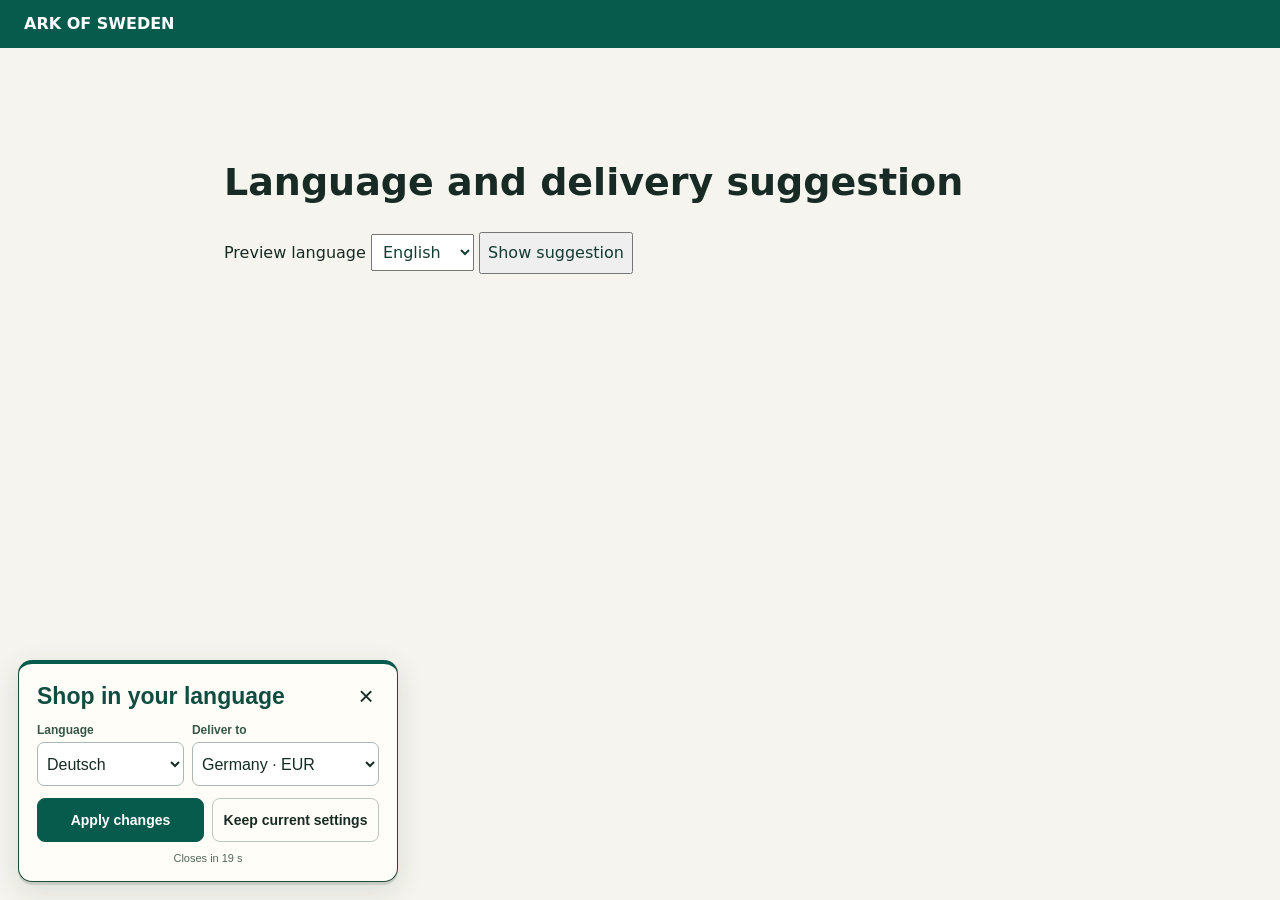
<file: language-suggestion.html>
<!doctype html><html lang=en><meta charset=utf-8><meta name=viewport content="width=device-width,initial-scale=1"><meta name=robots content=noindex><title>ARK · Language suggestion preview</title><style>
body{margin:0;background:#f5f4ee;color:#172a24;font:16px/1.5 system-ui,sans-serif}main{max-width:52rem;margin:7vh auto;padding:24px}header{background:#075b4c;color:white;padding:12px 24px;font-weight:700}#preview-language,main button{font:inherit;padding:7px;color:#143c32}h1{font-size:clamp(24px,4vw,38px);line-height:1.2}#ArkLangNudge[hidden],#ArkLangNudge [hidden]{display:none!important}
#ArkLangNudge{position:fixed;z-index:2147482000;inset:auto auto calc(18px + env(safe-area-inset-bottom,0px)) 18px;box-sizing:border-box;width:min(380px,calc(100vw - 36px));max-height:calc(100vh - 36px);max-height:calc(100dvh - 36px);overflow:auto;padding:16px 18px 8px;background:#fffdf7;color:#172a24;border:1px solid #25463a;border-top:4px solid #075b4c;border-radius:14px;box-shadow:0 3px 0 #143f3224,0 8px 28px #15392b20;font:400 14px/1.4 var(--body-font,Inter,sans-serif)}
#ArkLangNudge *{box-sizing:border-box}
#ArkLangNudge .ark-market-head{display:flex;align-items:center;justify-content:space-between;gap:12px;margin-bottom:10px}
#ArkLangNudge h2{font:600 23px/1.15 var(--heading-font,Oswald,sans-serif);color:#104c40;margin:0;letter-spacing:0;text-transform:none}
#ArkLangNudge button,#ArkLangNudge select{font:inherit;color:inherit;text-transform:none;letter-spacing:0;margin:0;cursor:pointer}
#ArkLangNudge .ark-market-close{border:0;background:transparent;font:400 26px/1 sans-serif;min-width:44px;height:44px;margin:-6px -9px -6px 0}
#ArkLangNudge .ark-market-fields,#ArkLangNudge .ark-market-actions{display:grid;grid-template-columns:minmax(0,0.88fr) minmax(0,1.12fr);gap:8px;align-items:end}
#ArkLangNudge label{font:600 12px/1.35 var(--body-font,Inter,sans-serif);display:block;min-width:0;color:#365748}
#ArkLangNudge select{appearance:auto;-webkit-appearance:menulist;width:100%;height:44px;margin-top:4px;padding:0 5px;background:#fff;border:1px solid #a9b8ae;border-radius:7px;color:#162c23;font-size:16px;font-weight:400}
#ArkLangNudge .ark-market-actions{grid-template-columns:1fr 1fr;align-items:stretch;margin-top:12px}
#ArkLangNudge .ark-market-actions button{border:1px solid #b9c7bd;border-radius:8px;min-height:44px;padding:7px 8px;background:transparent;line-height:1.2;font-weight:600}
#ArkLangNudge #ArkLangNudgeApply{background:#075b4c;border-color:#075b4c;color:#fff}
#ArkLangNudge #ArkLangNudgeApply:hover{background:#114a3b}
#ArkLangNudge button:focus-visible,#ArkLangNudge select:focus-visible{outline:3px solid #4c8645;outline-offset:2px}
#ArkLangNudge .ark-market-timer{display:block;margin:3px auto 0;min-height:28px;background:none;border:0;color:#526658;font-size:11px}
#ArkLangNudge .ark-market-error{font-size:13px;color:#882824}
@media(max-width:560px){#ArkLangNudge{inset:auto 10px calc(82px + env(safe-area-inset-bottom,0px)) 10px;width:auto;max-height:calc(100dvh - 100px);padding:13px 14px 6px}}
@media(prefers-reduced-motion:no-preference){#ArkLangNudge:not([hidden]){animation:ark-market-enter .16s ease-out}@keyframes ark-market-enter{from{opacity:0;transform:translateY(5px)}to{opacity:1;transform:translateY(0)}}}
html.drawer-right-opened #ArkLangNudge,body:has(.drawer.open,.modal.modal--visible,dialog[open],localization-form .disclosure__button.open) #ArkLangNudge{visibility:hidden;pointer-events:none}
@media(max-width:400px){#ArkLangNudge .ark-market-fields{grid-template-columns:1fr;gap:6px}}
</style><header>ARK OF SWEDEN</header><main><h1>Language and delivery suggestion</h1><label>Preview language <select id="preview-language"></select></label> <button id="open">Show suggestion</button><p id="result" role="status"></p></main><aside id="ArkLangNudge" class="ark-market-card" role="dialog" aria-labelledby="ArkLangNudgeTitle" lang="" data-country="" data-language="" data-countdown="Closes in [s] s" data-stays="Stays open">
  <div class="ark-market-head">
    <h2 id="ArkLangNudgeTitle">Shop in your language</h2>
    <button type="button" class="ark-market-close" aria-label="Close suggestion" data-dismiss><span aria-hidden="true">×</span></button>
  </div>
  <form>
    <div class="ark-market-fields">
      <label>Language<select id="ArkLangNudgeLanguage" required></select></label>
      <label>Deliver to<select id="ArkLangNudgeCountry" required>
        
      </select></label>
    </div>
    <div class="ark-market-actions">
      <button type="submit" id="ArkLangNudgeApply">Apply changes</button>
      <button type="button" id="ArkLangNudgeKeep">Keep current settings</button>
    </div>
    <p class="ark-market-error" role="status" hidden>Please try again or use the language and country selectors.</p>
    <button type="button" class="ark-market-timer" aria-label="Keep open"></button>
  </form>
</aside><script>const words={"en": ["Shop in your language", "Language", "Deliver to", "Apply changes", "Keep current settings", "Close suggestion", "Keep open", "Closes in [s] s", "Stays open", "Please try again or use the language and country selectors."], "de": ["Sprache und Lieferland", "Sprache", "Lieferland", "Auswahl übernehmen", "Einstellungen behalten", "Vorschlag schließen", "Geöffnet lassen", "Schließt in [s] s", "Bleibt geöffnet", "Bitte erneut versuchen oder Sprache und Land im Menü auswählen."], "fr": ["Langue et pays de livraison", "Langue", "Livraison en", "Appliquer", "Garder mes réglages", "Fermer la suggestion", "Garder ouvert", "Fermeture dans [s] s", "Reste ouvert", "Réessayez ou choisissez la langue et le pays dans le menu."], "it": ["Lingua e paese di consegna", "Lingua", "Paese di consegna", "Applica", "Mantieni le impostazioni", "Chiudi il suggerimento", "Tieni aperto", "Si chiude tra [s] s", "Rimane aperto", "Riprova o scegli la lingua e il paese dal menu."], "es": ["Idioma y país de entrega", "Idioma", "Enviar a", "Aplicar cambios", "Mantener mi selección", "Cerrar sugerencia", "Mantener abierto", "Se cierra en [s] s", "Se mantiene abierto", "Vuelve a intentarlo o selecciona el idioma y el país en el menú."], "sv": ["Språk och leveransland", "Språk", "Leveransland", "Använd mina val", "Behåll mina val", "Stäng förslaget", "Håll öppet", "Stängs om [s] s", "Förblir öppet", "Försök igen eller välj språk och land i menyn."]}, markets={DE:['EUR','de','en'],FR:['EUR','fr','en'],ES:['EUR','es','en'],IT:['EUR','it','en'],SE:['SEK','sv','en'],CH:['CHF','de','fr','en'],US:['USD','en'],GB:['GBP','en']};
const sel=document.querySelector('#preview-language'),box=document.querySelector('aside'),cs=box.querySelector('#ArkLangNudgeCountry'),ls=box.querySelector('#ArkLangNudgeLanguage'),labels=box.querySelectorAll('label'),btn=box.querySelectorAll('button'),names={en:'English',de:'Deutsch',fr:'Français',es:'Español',it:'Italiano',sv:'Svenska'};let countdown,remaining;
function langs(){ls.replaceChildren(...markets[cs.value].slice(1).map(l=>new Option(names[l],l)));}
function openDemo(){const l=sel.value,w=words[l];box.hidden=false;box.lang=l;box.querySelector('h2').textContent=w[0];labels[0].firstChild.nodeValue=w[1];labels[1].firstChild.nodeValue=w[2];btn[0].ariaLabel=w[5];btn[1].textContent=w[3];btn[2].textContent=w[4];btn[3].ariaLabel=w[6];const dn=new Intl.DisplayNames([l],{type:'region'});cs.replaceChildren(...Object.keys(markets).map(c=>new Option(dn.of(c)+' · '+markets[c][0],c)));cs.value={en:'DE',de:'DE',fr:'FR',it:'IT',es:'ES',sv:'SE'}[l];langs();clearInterval(countdown);remaining=20;btn[3].textContent=w[7].replace('[s]',remaining);countdown=setInterval(()=>{if(--remaining<=0){clearInterval(countdown);box.hidden=true;}else btn[3].textContent=w[7].replace('[s]',remaining);},1000);document.querySelector('#result').textContent='';}
function pin(){clearInterval(countdown);btn[3].textContent=words[sel.value][8]}
Object.keys(names).forEach(l=>sel.add(new Option(names[l],l)));cs.onchange=langs;sel.onchange=openDemo;document.querySelector('#open').onclick=openDemo;btn[0].onclick=btn[2].onclick=()=>{clearInterval(countdown);box.hidden=true;};box.onfocusin=pin;btn[3].onclick=pin;box.querySelector('form').onsubmit=e=>{e.preventDefault();document.querySelector('#result').textContent=cs.selectedOptions[0].text+' · '+ls.selectedOptions[0].text;box.hidden=true;};openDemo();</script></html>
</file>
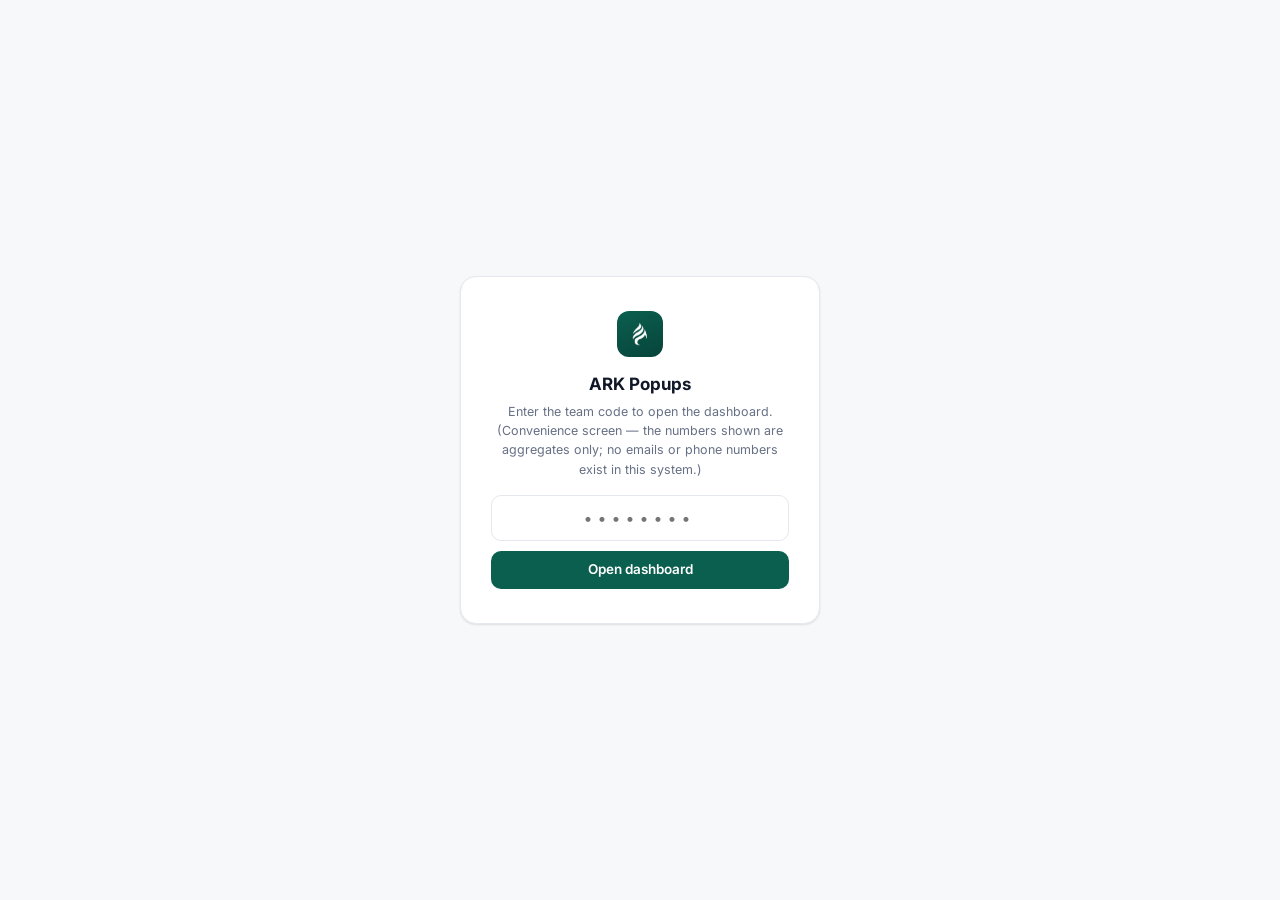
<file: status-before-reporting-2026-10-07.html>
<!doctype html>
<html lang="en">
<head>
<meta charset="utf-8">
<meta name="viewport" content="width=device-width,initial-scale=1,viewport-fit=cover">
<meta name="robots" content="noindex">
<title>ARK Popups — Dashboard</title>
<link rel="preconnect" href="https://fonts.googleapis.com">
<link href="https://fonts.googleapis.com/css2?family=Inter:wght@400;500;600;700&display=swap" rel="stylesheet">
<style>
:root{
  --canvas:#F7F8FA; --surface:#FFFFFF; --line:#E5E8EC; --line2:#EEF1F4;
  --ink:#101828; --mut:#667085; --soft:#98A2B3;
  --green:#0B5F4F; --green-bg:#EAF4F1; --ok:#12B76A; --ok-bg:#ECFDF3;
  --amber:#B54708; --amber-bg:#FFFAEB; --gold:#C79A4B;
  --r:12px; --sh:0 1px 2px rgba(16,24,40,.06), 0 1px 3px rgba(16,24,40,.05);
}
*{box-sizing:border-box;margin:0;padding:0}
html,body{height:100%}
body{background:var(--canvas);color:var(--ink);font:14px/1.55 Inter,system-ui,sans-serif;-webkit-font-smoothing:antialiased}
a{color:var(--green);text-decoration:none}
a:hover{text-decoration:underline}

.app{display:flex;min-height:100dvh}
/* ---------- sidebar ---------- */
.side{flex:0 0 230px;background:var(--surface);border-right:1px solid var(--line);padding:20px 14px;display:flex;flex-direction:column;gap:4px;position:sticky;top:0;height:100dvh}
.brand{display:flex;align-items:center;gap:10px;padding:4px 10px 16px}
.brand .mark{width:34px;height:34px;border-radius:9px;background:linear-gradient(160deg,#0B5F4F,#07443A);display:flex;align-items:center;justify-content:center;flex:0 0 auto}
.brand .mark svg{width:17px;height:17px}
.brand b{font-size:14.5px;font-weight:700;letter-spacing:.1px}
.brand span{display:block;font-size:11px;color:var(--mut);font-weight:500}
.nav{display:flex;flex-direction:column;gap:2px}
.nav button{display:flex;align-items:center;gap:10px;width:100%;text-align:left;border:0;background:none;color:var(--mut);font:500 13.5px/1 Inter,sans-serif;padding:10px 12px;border-radius:9px;cursor:pointer}
.nav button svg{width:16px;height:16px;flex:0 0 auto}
.nav button:hover{background:var(--line2);color:var(--ink)}
.nav button.on{background:var(--green-bg);color:var(--green);font-weight:600}
.side .foot{margin-top:auto;padding:10px 12px;font-size:11px;color:var(--soft);line-height:1.5}

/* ---------- main ---------- */
.main{flex:1 1 auto;min-width:0;padding:26px 28px 60px;max-width:1060px}
.pagehead{display:flex;align-items:center;justify-content:space-between;gap:12px;flex-wrap:wrap;margin-bottom:18px}
.pagehead h1{font-size:19px;font-weight:700;letter-spacing:-.2px}
.pagehead .sub{color:var(--mut);font-size:12.5px;margin-top:3px}
.pill{display:inline-flex;align-items:center;gap:6px;font:600 11.5px/1 Inter,sans-serif;padding:6px 11px;border-radius:999px;white-space:nowrap}
.pill .dot{width:7px;height:7px;border-radius:50%}
.pill.live{background:var(--ok-bg);color:#067647}.pill.live .dot{background:var(--ok)}
.pill.test{background:var(--amber-bg);color:var(--amber)}.pill.test .dot{background:#F79009}
.pill.idle{background:var(--line2);color:var(--mut)}.pill.idle .dot{background:var(--soft)}

.view{display:none}
.view.on{display:block}
.card{background:var(--surface);border:1px solid var(--line);border-radius:var(--r);box-shadow:var(--sh);margin-bottom:14px}
.card .hd{padding:14px 18px;border-bottom:1px solid var(--line2);display:flex;align-items:center;justify-content:space-between;gap:10px;flex-wrap:wrap}
.card .hd h2{font-size:14px;font-weight:600}
.card .hd .note{font-size:11.5px;color:var(--mut)}
.card .bd{padding:16px 18px}
.card .bd.tight{padding:0}

.stats{display:grid;grid-template-columns:repeat(4,1fr);gap:12px;margin-bottom:14px}
.stat{background:var(--surface);border:1px solid var(--line);border-radius:var(--r);box-shadow:var(--sh);padding:14px 16px}
.stat .l{font-size:11.5px;font-weight:500;color:var(--mut)}
.stat .v{font-size:22px;font-weight:700;letter-spacing:-.4px;margin-top:4px;font-variant-numeric:tabular-nums}
.stat .s{font-size:11px;color:var(--soft);margin-top:3px}

table{width:100%;border-collapse:collapse;font-size:13px}
th{text-align:left;font:600 11px/1.4 Inter,sans-serif;letter-spacing:.4px;text-transform:uppercase;color:var(--mut);padding:10px 18px;border-bottom:1px solid var(--line2);white-space:nowrap}
td{padding:12px 18px;border-bottom:1px solid var(--line2);font-variant-numeric:tabular-nums;vertical-align:middle}
tr:last-child td{border-bottom:0}
td.m{color:var(--mut)}
.twrap{overflow-x:auto}

.plist{list-style:none}
.plist li{display:flex;gap:10px;padding:9px 0;border-bottom:1px solid var(--line2);font-size:13px;color:#344054}
.plist li:last-child{border-bottom:0}
.plist .ic{flex:0 0 auto;width:18px;height:18px;border-radius:6px;background:var(--green-bg);color:var(--green);display:flex;align-items:center;justify-content:center;font-size:10px;font-weight:700;margin-top:1px}
.chips{display:flex;gap:6px;flex-wrap:wrap;align-items:center}
.chip{font:600 11px/1 Inter,sans-serif;background:var(--line2);color:#344054;border-radius:999px;padding:6px 10px;white-space:nowrap}
.chip.g{background:var(--green-bg);color:var(--green)}
.arrow{color:var(--soft);font-size:11px}

.btn{display:inline-flex;align-items:center;gap:7px;background:var(--green);color:#fff;font:600 12.5px/1 Inter,sans-serif;padding:10px 16px;border-radius:9px;border:0;cursor:pointer}
.btn:hover{background:#0A5245;text-decoration:none}

.check{list-style:none}
.check li{display:flex;align-items:flex-start;gap:11px;padding:10px 0;border-bottom:1px solid var(--line2);font-size:13px}
.check li:last-child{border-bottom:0}
.check .st{flex:0 0 auto;width:20px;height:20px;border-radius:50%;display:flex;align-items:center;justify-content:center;font-size:11px;font-weight:700;margin-top:1px}
.check .done{background:var(--ok-bg);color:#067647}
.check .todo{background:var(--line2);color:var(--soft)}
.check b{font-weight:600}
.check .d{color:var(--mut);font-size:12px;margin-top:2px}

.burger{display:none;margin-left:auto;width:40px;height:40px;border:1px solid var(--line);border-radius:9px;background:var(--surface);cursor:pointer;flex-direction:column;align-items:center;justify-content:center;gap:4px;padding:0}
.burger span{display:block;width:16px;height:2px;background:var(--ink);border-radius:2px;transition:.2s}
.burger.open span:nth-child(1){transform:translateY(6px) rotate(45deg)}
.burger.open span:nth-child(2){opacity:0}
.burger.open span:nth-child(3){transform:translateY(-6px) rotate(-45deg)}
/* ---------- lock screen ---------- */
#lock{position:fixed;inset:0;z-index:100;background:var(--canvas);display:flex;align-items:center;justify-content:center;padding:20px}
#lock .box{background:var(--surface);border:1px solid var(--line);border-radius:16px;box-shadow:var(--sh);padding:34px 30px;width:min(360px,100%);text-align:center}
#lock .mark{width:46px;height:46px;border-radius:12px;background:linear-gradient(160deg,#0B5F4F,#07443A);display:inline-flex;align-items:center;justify-content:center;margin-bottom:14px}
#lock h1{font-size:17px;font-weight:700;margin-bottom:4px}
#lock p{font-size:12.5px;color:var(--mut);margin-bottom:16px}
#lock input{width:100%;border:1px solid var(--line);border-radius:10px;padding:12px 14px;font:600 16px/1 Inter,sans-serif;text-align:center;letter-spacing:6px;outline:none}
#lock input:focus{border-color:var(--green)}
#lock button{width:100%;margin-top:10px;background:var(--green);color:#fff;border:0;border-radius:10px;padding:12px;font:600 13.5px/1 Inter,sans-serif;cursor:pointer}
#lock .err{display:none;color:#B42318;font-size:12px;margin-top:10px}
#lock.deny .err{display:block}
#lock.deny .box{animation:shake .35s}
@keyframes shake{20%{transform:translateX(-7px)}40%{transform:translateX(7px)}60%{transform:translateX(-5px)}80%{transform:translateX(5px)}}
body.locked .app{display:none}
/* ---------- mobile ---------- */
@media (max-width:880px){
  .app{flex-direction:column}
  .side{position:sticky;top:0;z-index:20;height:auto;flex:0 0 auto;flex-direction:column;padding:12px 14px 0;border-right:0;border-bottom:1px solid var(--line)}
  .brand{padding:2px 2px 10px}
  .burger{display:flex}
  .nav{display:none;flex-direction:column;gap:2px;padding-bottom:12px}
  .nav.open{display:flex}
  .nav button{padding:12px 13px;font-size:14px}
  .side .foot{display:none}
  .main{padding:18px 14px 48px}
  .stats{grid-template-columns:repeat(2,1fr)}
  th,td{padding-left:14px;padding-right:14px}
}
</style>
</head>
<body class="locked">
<div id="lock">
  <div class="box">
    <div class="mark"><img src="[data-uri]" alt="" style="width:24px;height:24px"></div>
    <h1>ARK Popups</h1>
    <p>Enter the team code to open the dashboard. (Convenience screen — the numbers shown are aggregates only; no emails or phone numbers exist in this system.)</p>
    <input id="lockCode" type="password" inputmode="numeric" autocomplete="off" placeholder="••••••••">
    <button id="lockBtn" type="button">Open dashboard</button>
    <div class="err">Wrong code — try again.</div>
  </div>
</div>
<div class="app">
  <aside class="side">
    <div class="brand">
      <div class="mark"><img src="[data-uri]" alt="ARK" style="width:20px;height:20px"></div>
      <div><b>ARK Popups</b><span>Dashboard</span></div>
      <button class="burger" id="burger" aria-label="Open menu" aria-expanded="false"><span></span><span></span><span></span></button>
    </div>
    <nav class="nav" id="nav">
      <button data-v="dash" class="on"><svg viewBox="0 0 20 20" fill="none" stroke="currentColor" stroke-width="1.6"><rect x="3" y="3" width="6" height="6" rx="1.5"/><rect x="11" y="3" width="6" height="6" rx="1.5"/><rect x="3" y="11" width="6" height="6" rx="1.5"/><rect x="11" y="11" width="6" height="6" rx="1.5"/></svg>Dashboard</button>
      <button data-v="pop"><svg viewBox="0 0 20 20" fill="none" stroke="currentColor" stroke-width="1.6"><rect x="3" y="4" width="14" height="12" rx="2"/><path d="M3 8h14"/></svg>Popups &amp; rules</button>
      <button data-v="klav"><svg viewBox="0 0 20 20" fill="none" stroke="currentColor" stroke-width="1.6"><path d="M3 5h14v10H3z"/><path d="m3 6 7 5 7-5"/></svg>Klaviyo</button>
      <button data-v="launch"><svg viewBox="0 0 20 20" fill="none" stroke="currentColor" stroke-width="1.6"><path d="M10 3v10"/><path d="m6 9 4 4 4-4"/><path d="M4 17h12"/></svg>Launch plan</button>
    </nav>
    <div class="foot">Internal — ARK of Sweden.<br>Rules text updates with every popup change; numbers load live.</div>
  </aside>

  <main class="main">

    <!-- ================= DASHBOARD ================= -->
    <section class="view on" id="v-dash">
      <div class="pagehead">
        <div>
          <h1>Popup performance</h1>
          <div class="sub">Deduplicated per visitor session · test activity excluded · accepted-request telemetry only (confirmed subscriptions remain authoritative in Klaviyo). Abuse protection uses short-lived pseudonymous network fingerprints, auto-deleted within ~2 days.</div>
        </div>
        <span class="pill idle" id="liveBadge"><span class="dot"></span><span id="liveBadgeTxt">Connecting…</span></span>
      </div>

      <div class="stats" id="statCards">
        <div class="stat"><div class="l">Unique views</div><div class="v" id="stViews">—</div><div class="s">both popups, total</div></div>
        <div class="stat"><div class="l">Accepted requests</div><div class="v" id="stSign">—</div><div class="s">request receipt accepted</div></div>
        <div class="stat"><div class="l">Request rate</div><div class="v" id="stRate">—</div><div class="s">accepted requests ÷ views</div></div>
        <div class="stat"><div class="l">Last 7 days</div><div class="v" id="st7">—</div><div class="s">views · accepted requests</div></div>
      </div>

      <div class="card">
        <div class="hd"><h2>Per popup</h2><span class="note" id="liveUpdated"></span></div>
        <div class="bd tight twrap">
          <table>
            <thead><tr><th>Popup</th><th>Unique views</th><th>Accepted requests</th><th>Request rate</th><th>Last 7 days</th></tr></thead>
            <tbody id="liveRows"><tr><td colspan="5" class="m">Connecting to the live counter…</td></tr></tbody>
          </table>
        </div>
      </div>

      <div class="card">
        <div class="hd"><h2>Baseline — old Klaviyo forms being replaced</h2><span class="note">snapshot 2026-08-22</span></div>
        <div class="bd tight twrap">
          <table>
            <thead><tr><th>Form</th><th>Submitted</th><th>Rate</th><th>Revenue</th></tr></thead>
            <tbody>
              <tr><td>EXIT POP-UP (Mobile)</td><td>818</td><td>4.5%</td><td>€6K</td></tr>
              <tr><td>Ark Melts Extra Strong</td><td>26</td><td>10.2%</td><td>€345</td></tr>
              <tr><td>EXIT POP-UP (Desktop)</td><td>41</td><td>4.0%</td><td>€402</td></tr>
            </tbody>
          </table>
        </div>
      </div>
      <p style="font-size:12px;color:var(--mut)">Confirmed signups and sales attribution come from provider reconciliation, not this client counter. Both remain explicit launch checks below.</p>
    </section>

    <!-- ================= POPUPS & RULES ================= -->
    <section class="view" id="v-pop">
      <div class="pagehead">
        <div><h1>Popups &amp; rules</h1><div class="sub">What shows where, and why nobody gets annoyed.</div></div>
        <a class="btn" href="https://saulense.github.io/ark-popup-preview/" target="_blank" rel="noopener">Open live designs</a>
      </div>

      <div class="card">
        <div class="hd"><h2>Popup 1 — ARK Melts (10% off)</h2><span class="pill test"><span class="dot"></span>Testing</span></div>
        <div class="bd">
          <div class="chips" style="margin-bottom:10px">
            <span class="chip g">Email · 10%</span><span class="arrow">→</span>
            <span class="chip g">Phone · 15% (optional)</span><span class="arrow">→</span>
            <span class="chip g">Success</span>
          </div>
          <ul class="plist">
            <li><span class="ic">◎</span><span>Shows <b>only</b> on 4 pages: Melts Extra Strong, Melts Original, NeuroFuel Kit, and the ark-melts landing page.</span></li>
            <li><span class="ic">◷</span><span>Never instantly: on phones it waits for <b>5 seconds + a third of the page scrolled</b>; on computers additionally for a real exit movement. An "Exit only" mode exists as a switch.</span></li>
            <li><span class="ic">▸</span><span>The small "GET 10% OFF" teaser tab is <b>not</b> on the page at arrival — it appears only after someone closes the popup. Closing the teaser hides it for that visit. Clicking it always opens the popup.</span></li>
          </ul>
        </div>
      </div>

      <div class="card">
        <div class="hd"><h2>Popup 2 — Leaving Already?</h2><span class="pill test"><span class="dot"></span>Testing</span></div>
        <div class="bd">
          <div class="chips" style="margin-bottom:10px">
            <span class="chip g">Email · 10%</span><span class="arrow">→</span>
            <span class="chip g">Phone · +5% (optional)</span><span class="arrow">→</span>
            <span class="chip g">Success</span>
          </div>
          <ul class="plist">
            <li><span class="ic">◎</span><span>Shows everywhere <b>except</b> the 4 Melts pages, cart, checkout, ad landing pages and policy pages.</span></li>
            <li><span class="ic">◷</span><span>Opens only on real leaving behavior: <b>3+ pages viewed, 45+ seconds</b> of actual on-screen time, then a genuine exit move (mouse to top edge on desktop / long fast scroll-up on mobile). Never a timer. No teaser, ever.</span></li>
          </ul>
        </div>
      </div>

      <div class="card">
        <div class="hd"><h2>Politeness rules</h2></div>
        <div class="bd">
          <ul class="plist">
            <li><span class="ic">1</span><span>Maximum <b>one popup per visit</b> across the whole store.</span></li>
            <li><span class="ic">2</span><span>Close one popup → <b>no other popup that visit</b> (at most the teaser on Melts pages).</span></li>
            <li><span class="ic">3</span><span>Closed = quiet for <b>7 days</b> (Melts popup) / <b>30 days</b> (Leaving popup).</span></li>
            <li><span class="ic">4</span><span><b>Signed up = never sees any popup or teaser again</b> — shared across both popups.</span></li>
            <li><span class="ic">5</span><span>Cart and checkout are sacred — nothing ever interrupts a purchase.</span></li>
            <li><span class="ic">6</span><span>All 9 store languages supported; phone country pre-selected per market.</span></li>
          </ul>
        </div>
      </div>
    </section>

    <!-- ================= KLAVIYO ================= -->
    <section class="view" id="v-klav">
      <div class="pagehead">
        <div><h1>Klaviyo connection</h1><div class="sub">For the email team — what changes and what doesn't.</div></div>
        <span class="pill live"><span class="dot"></span>Flows untouched</span>
      </div>

      <div class="card">
        <div class="hd"><h2>What happens on signup</h2></div>
        <div class="bd">
          <div class="chips" style="margin-bottom:12px">
            <span class="chip">Popup</span><span class="arrow">→</span>
            <span class="chip">Newsletter list</span><span class="arrow">→</span>
            <span class="chip g">PMA | Welcome Flow</span><span class="arrow">→</span>
            <span class="chip">WELCOME10 email + 5% SMS series</span>
          </div>
          <ul class="plist">
            <li><span class="ic">✓</span><span>The popups add people to the <b>same Newsletter list</b> as today. Every flow, email and SMS continues exactly as it is — nothing is rebuilt.</span></li>
            <li><span class="ic">✓</span><span>Email + phone are submitted <b>together at the end</b> of the journey, so SMS consent exists <b>before</b> the flow starts (today's forms submit email first, which can make the flow skip SMS #1).</span></li>
            <li><span class="ic">✓</span><span>Typing an email is not consent — nothing is sent until the visitor clicks Continue and finishes. Success appears only after Klaviyo confirms receipt.</span></li>
            <li><span class="ic">✓</span><span>Every profile is tagged with <b>custom_source</b> ("ARK Popup - Product" / "ARK Popup - Exit") and <b>popup_signup_source</b> (exact page) — the email team can branch flow content on these anytime, without any change on the popup side.</span></li>
          </ul>
        </div>
      </div>

      <div class="card">
        <div class="hd"><h2>At switch-over (later, owner-approved)</h2></div>
        <div class="bd">
          <ul class="plist">
            <li><span class="ic">1</span><span>The 3 old Klaviyo sign-up forms get unpublished — <b>forms only</b>; flows and tracking stay.</span></li>
            <li><span class="ic">2</span><span>Klaviyo's site tracking remains active (Browse / Site Abandonment flows depend on it).</span></li>
            <li><span class="ic">3</span><span>Fully reversible: re-publish the old forms anytime.</span></li>
          </ul>
        </div>
      </div>
    </section>

    <!-- ================= LAUNCH ================= -->
    <section class="view" id="v-launch">
      <div class="pagehead">
        <div><h1>Launch plan</h1><div class="sub">Where we are on the way to switching over.</div></div>
        <span class="pill test"><span class="dot"></span>In testing</span>
      </div>
      <div class="card">
        <div class="bd">
          <ul class="check">
            <li><span class="st done">✓</span><div><b>Designs approved &amp; built</b><div class="d">Both popups installed on a hidden test copy of the theme — live store untouched.</div></div></li>
            <li><span class="st done">✓</span><div><b>Independent plan review</b><div class="d">5 review rounds passed before building.</div></div></li>
            <li><span class="st done">✓</span><div><b>Independent installation audit</b><div class="d">All source-level blockers repaired in the exact unpublished v2.7 candidate (languages, accessibility, consent, trigger safety, country handling, request races and owner-reported browser/mobile rendering defects).</div></div></li>
            <li><span class="st done">✓</span><div><b>Database security receipt</b><div class="d">Live definitions, ACLs, RLS, constraints, indexes, retention cron and safety counts independently re-read on 23 Aug 2026. Raw event reads remain blocked.</div></div></li>
            <li><span class="st done">✓</span><div><b>Owner mobile rendering repair</b><div class="d">Verified 23 Aug 2026 on the unpublished candidate: white headings, visible email/phone placeholders, vertically centred 52px fields, compact flag + dial-code display with full localized country picker, and an always-present image blend. The live theme remains untouched.</div></div></li>
            <li><span class="st done">✓</span><div><b>Saved-phone + country reconciliation repair</b><div class="d">v2.7 keeps the closed selector's visible flag+dial code synchronized with international numbers inserted by typing or saved-contact autofill: +46 visibly selects Sweden and +370 Lithuania, while national numbers retain the chosen country. Browser suggestions are discouraged but may still be shown; correctness does not depend on hiding them. The closed selector frame is also repaired. Candidate SHA-256: b8ed6dd6fe034a3bc4789952f7a03ca9ac235dbc239c8f3e442c4bdcb0e1d101. Live remains untouched.</div></div></li>
            <li><span class="st done">✓</span><div><b>Live counter connected</b><div class="d">Views and accepted subscription requests are recorded automatically; confirmed signups remain authoritative in Klaviyo.</div></div></li>
            <li><span class="st todo">…</span><div><b>Owner visual review</b><div class="d">Saul checks both popups on phone + desktop; approves consent wording.</div></div></li>
            <li><span class="st todo">…</span><div><b>End-to-end signup test</b><div class="d">Fresh designated test profiles prove Email only, Email + SMS, error and timing paths without confusing request acceptance with confirmed consent.</div></div></li>
            <li><span class="st todo">…</span><div><b>Provider reconciliation</b><div class="d">Klaviyo confirms subscription/list/flow entry; Shopify attribution supplies order and revenue reporting. Client telemetry is never relabeled as either.</div></div></li>
            <li><span class="st todo">…</span><div><b>Switch-over</b><div class="d">Old Klaviyo forms off, new popups on. Reversible in one click.</div></div></li>
          </ul>
        </div>
      </div>
    </section>

  </main>
</div>

<script>
(function(){
  /* ---- access gate ---- */
  var CODE="12344321";
  var lock=document.getElementById('lock');
  function unlock(){ document.body.classList.remove('locked'); lock.style.display='none'; }
  try{ if(localStorage.getItem('ark_dash_v1')==='1') unlock(); }catch(e){}
  function tryCode(){
    var v=(document.getElementById('lockCode').value||'').trim();
    if(v===CODE){ try{ localStorage.setItem('ark_dash_v1','1'); }catch(e){} unlock(); }
    else{ lock.classList.remove('deny'); void lock.offsetWidth; lock.classList.add('deny'); }
  }
  document.getElementById('lockBtn').addEventListener('click',tryCode);
  document.getElementById('lockCode').addEventListener('keydown',function(e){ if(e.key==='Enter') tryCode(); });

  /* ---- burger (mobile) ---- */
  var burger=document.getElementById('burger'), navEl=document.getElementById('nav');
  burger.addEventListener('click',function(){
    var open=navEl.classList.toggle('open');
    burger.classList.toggle('open',open);
    burger.setAttribute('aria-expanded',open?'true':'false');
  });

  /* ---- side navigation ---- */
  var nav=document.getElementById('nav');
  function show(v){
    document.querySelectorAll('.view').forEach(function(s){ s.classList.toggle('on', s.id==='v-'+v); });
    nav.querySelectorAll('button').forEach(function(b){ b.classList.toggle('on', b.dataset.v===v); });
    try{ history.replaceState(null,'','#'+v); }catch(e){}
    window.scrollTo(0,0);
  }
  nav.addEventListener('click', function(e){
    var b=e.target.closest('button'); if(b){ show(b.dataset.v); navEl.classList.remove('open'); burger.classList.remove('open'); burger.setAttribute('aria-expanded','false'); }
  });
  var h=(location.hash||'').replace('#','');
  if(['dash','pop','klav','launch'].indexOf(h)>=0) show(h);

  /* ---- live numbers ---- */
  var U="https://dekqaraectuuidezwibq.supabase.co", K="eyJhbGciOiJIUzI1NiIsInR5cCI6IkpXVCJ9.eyJpc3MiOiJzdXBhYmFzZSIsInJlZiI6ImRla3FhcmFlY3R1dWlkZXp3aWJxIiwicm9sZSI6ImFub24iLCJpYXQiOjE3Nzk5Mzc4MjIsImV4cCI6MjA5NTUxMzgyMn0.iC48SPtxWsM7KQsuVB9-oRE252cCwHhg6Vl9LWrQbkI";
  var names={p1:"ARK Melts popup",p2:"Leaving popup"};
  var badge=document.getElementById('liveBadge'), btxt=document.getElementById('liveBadgeTxt');
  fetch(U+"/rest/v1/rpc/popup_stats",{method:"POST",headers:{"apikey":K,"Authorization":"Bearer "+K,"Content-Type":"application/json"},body:"{}"})
  .then(function(r){ if(!r.ok) throw 0; return r.json(); })
  .then(function(d){
    badge.className='pill live'; btxt.textContent='LIVE';
    var t=new Date(d.updated_at);
    document.getElementById('liveUpdated').textContent='checked '+t.toLocaleString(undefined,{hour:'2-digit',minute:'2-digit',day:'numeric',month:'short'});
    var ps=d.popups||[];
    var rows=document.getElementById('liveRows');
    if(!ps.length){
      rows.innerHTML='<tr><td colspan="5" class="m">Counter connected — no production requests yet. The popups are in testing mode; numbers start the moment they go live.</td></tr>';
      return;
    }
    var tv=0,ta=0,t7v=0,t7a=0;
    rows.innerHTML=ps.map(function(p){
      tv+=p.views; ta+=p.accepted; t7v+=p.views_7d; t7a+=p.accepted_7d;
      var rate=p.views>0?((100*p.accepted/p.views).toFixed(1)+'%'):'—';
      return '<tr><td>'+(names[p.popup]||p.popup)+'</td><td>'+p.views+'</td><td>'+p.accepted+'</td><td>'+rate+'</td><td class="m">'+p.views_7d+' · '+p.accepted_7d+'</td></tr>';
    }).join('');
    document.getElementById('stViews').textContent=tv;
    document.getElementById('stSign').textContent=ta;
    document.getElementById('stRate').textContent=tv>0?((100*ta/tv).toFixed(1)+'%'):'—';
    document.getElementById('st7').textContent=t7v+' · '+t7a;
  })
  .catch(function(){
    badge.className='pill idle'; btxt.textContent='Counter unreachable';
    document.getElementById('liveRows').innerHTML='<tr><td colspan="5" class="m">Live counter unreachable right now — try refreshing.</td></tr>';
  });
})();
</script>
</body>
</html>
</file>
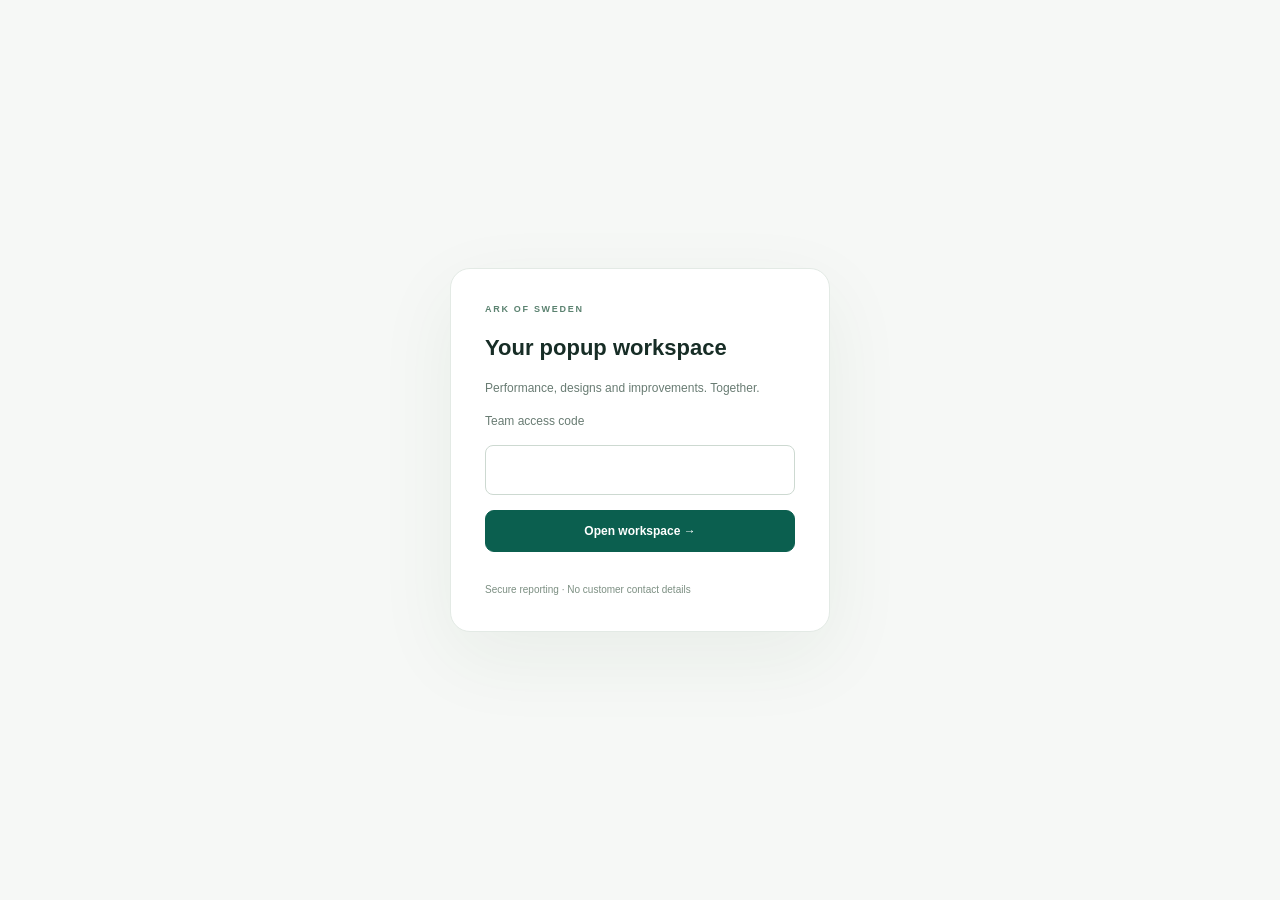
<file: status.html>
<!doctype html>
<html lang="en"><head><meta charset="utf-8"><meta name="viewport" content="width=device-width,initial-scale=1"><meta name="robots" content="noindex"><title>ARK · Popup workspace</title><link rel="stylesheet" href="dashboard-base.css?v=7"><link rel="stylesheet" href="workspace.css?v=7"><script src="dashboard-config.js?v=7" defer></script><script src="workspace.js?v=9" defer></script><script src="dashboard.js?v=8" defer></script></head>
<body class="locked">
<div id="lock" class="modal"><form id="lockForm" class="lockbox"><span class="eyeline">ARK OF SWEDEN</span><h2>Your popup workspace</h2><p>Performance, designs and improvements. Together.</p><label for="code">Team access code</label><input id="code" type="password" autocomplete="off" required><button class="button primary">Open workspace →</button><p id="lockError" role="alert"></p><small>Secure reporting · No customer contact details</small></form></div>
<aside class="sidebar"><a class="wordmark" href="#performance" aria-label="ARK popup workspace">ARK<span>OF SWEDEN</span></a><p class="nav-label">POPUP WORKSPACE</p><nav aria-label="Workspace"><button data-nav="performance" aria-current="page"><span>◫</span> Performance</button><button data-nav="popups"><span>▣</span> Popups</button><button data-nav="changes"><span>↗</span> Changes & learning</button></nav><div class="sidebar-bottom"><span class="status-dot"></span> Connected reporting<p>Storefront settings are read-only here.</p><button id="logout" class="button">Lock workspace</button></div></aside>
<header><span id="breadcrumb">Overview / Performance</span><div class="actions"><span class="badge" id="badge">Loading</span><button id="mobileLock" class="button">Lock</button></div></header>
<main>
<section id="performance" class="view">
<div class="top"><div><span class="eyeline">GROW YOUR AUDIENCE</span><h1>Popup performance</h1><p class="sub">See what catches attention—and turns it into signups.</p></div><button id="refresh" class="button">↻ Refresh data</button></div>
<div class="toolbar"><div class="presets" id="presets" role="group" aria-label="Reporting period"><button data-range="today" aria-pressed="true">Today</button><button data-range="7" aria-pressed="false">7 days</button><button data-range="30" aria-pressed="false">30 days</button><button data-range="90" aria-pressed="false">90 days</button><button data-range="all" aria-pressed="false">Since launch</button><button data-range="custom" aria-pressed="false">Custom</button></div></div>
<form id="custom" hidden><label>From<input type="date" id="start" required></label><label>To<input type="date" id="end" required></label><button class="button primary">Apply dates</button></form>
<div class="fresh"><span id="period"></span><span id="freshness" role="status" aria-live="polite"></span></div><p id="error" role="alert"></p><p class="coverage" id="coverage"></p>
<div class="metrics"><div class="metric"><div class="label">Popup views</div><div class="value" id="views">—</div><small>Distinct tracked sessions</small></div><div class="metric"><div class="label">New email subscribers</div><div class="value" id="email">—</div><small>Verified by Klaviyo</small></div><div class="metric"><div class="label">New SMS subscribers</div><div class="value" id="sms">—</div><small>Verified marketing consent</small></div><div class="metric featured"><div class="label">Email signup conversion</div><div class="value" id="rate">—</div><small>Verified emails ÷ matched-period views</small></div></div>
<section class="panel"><div class="panel-head"><h2>Compare your popups</h2><span>Same selected period</span></div><div class="table-scroll"><table><thead><tr><th>Popup · open preview</th><th>Views</th><th>Submissions</th><th>Emails</th><th>SMS</th><th>Submit rate</th><th>Email / view</th></tr></thead><tbody id="rows"></tbody></table></div><p class="table-note">Submit rate = accepted requests ÷ tracked views. Email / view = verified new email subscribers ÷ tracked views in this period; an aggregate estimate, not person-matched conversion. Email and SMS can include the same person.</p><div id="details" hidden></div></section>
<section class="panel"><div class="panel-head"><h2>Email growth</h2><span>Verified signups per day</span></div><div class="chart-area"><svg class="chart" viewBox="0 0 1000 170" preserveAspectRatio="none" role="img" aria-labelledby="chartTitle"><title id="chartTitle">Daily email signups</title><line x1="0" x2="1000" y1="150" y2="150"/><path id="trend"/><circle id="point" r="4" fill="#0b5f4f"/></svg><div class="chart-labels"><span id="chartStart"></span><span id="chartEnd"></span></div></div><details class="inset"><summary>View daily numbers</summary><div class="table-scroll"><table><thead><tr><th>Date · UTC</th><th>Views</th><th>Emails</th></tr></thead><tbody id="dailyRows"></tbody></table></div></details></section>
<div class="two-col"><section class="panel"><div class="panel-head"><h2>Welcome delivery</h2></div><p class="table-note" id="delivery">Awaiting verification.</p></section><section class="panel"><div class="panel-head"><h2>Orders after signup</h2></div><p class="table-note" id="sales">—</p><p class="footnote">Seven-day observation, not revenue caused by a popup. Currencies stay separate. ROI/ROAS need reliable attribution and cost data.</p></section></div>
<details><summary>How these numbers work</summary><div class="info"><p id="setup"></p><p>Signup and welcome-delivery counts come from Klaviyo. An accepted form request is not proof of a new subscriber; existing subscribers may not enter the welcome flow again. Internal/test profiles are excluded from provider counts.</p><p>View tracking can be blocked. Selected ranges use only their available tracked portion, explicitly dated; all counts and conversion use the same window. Seven- and thirty-day results can match while fewer than seven days are available. Rates stay hidden when there is no usable window or counts are inconsistent. A day or a version with few views is not enough to declare a winner. Changes over time are associations, not proof of cause.</p><p>Orders are observed within seven days of the selected signup cohort, not necessarily placed during the selected dates. Neither marketing spend nor profit is connected, so no ROI or ROAS is calculated.</p><p>Reports load saved database aggregates without waiting for Klaviyo. Read-only background sync runs every five minutes, with finite budgets and a three-failure automatic pause. Views and signups share a verified cutoff; the newest five minutes are excluded to allow SMS confirmation. Delivery and order history have independent coverage. Delayed provider events can revise earlier counts. No marketing sends.</p></div></details>
</section>
<section id="popups" class="view" hidden>
<div class="top"><div><span class="eyeline">THE CUSTOMER EXPERIENCE</span><h1>Your popups</h1><p class="sub">Review the exact-source designs. No signups are sent.</p></div></div>
<div class="popup-picker" role="group" aria-label="Choose popup"><button data-popup="p1" aria-pressed="true"><span class="mini-icon">01</span><span><b>ARK Melts</b><small id="p1Status">Snapshot loading</small></span><span>↗</span></button><button data-popup="p2" aria-pressed="false"><span class="mini-icon">02</span><span><b>Leaving already</b><small id="p2Status">Snapshot loading</small></span><span>↗</span></button></div>
<div class="preview-controls"><div class="segmented" role="group" aria-label="Preview viewport"><button data-device="desktop" aria-pressed="true">Desktop</button><button data-device="mobile" aria-pressed="false">Mobile</button></div><div class="segmented" role="group" aria-label="Popup step"><button data-step="email" aria-pressed="true">Email</button><button data-step="phone" aria-pressed="false">SMS</button><button data-step="success" aria-pressed="false">Success</button></div><label class="language-label">Language<select id="language"><option value="en">English</option><option value="sv">Svenska</option><option value="de">Deutsch</option><option value="fr">Français</option><option value="es">Español</option><option value="it">Italiano</option><option value="nb">Norsk</option><option value="lt">Lietuvių</option><option value="id">Indonesia</option></select></label><button id="reopen" class="button">↻ Reset preview</button></div>
<label class="language-label success-channel" id="channelControl" hidden>Success journey<select id="successChannel"><option value="email">Email only</option><option value="sms">Email + SMS</option></select></label>
<div class="preview-stage" id="stage"><div id="frameSizer"><iframe id="preview" title="ARK Melts desktop preview" sandbox="allow-scripts" referrerpolicy="no-referrer"></iframe></div></div>
<div class="preview-caption"><span id="previewRule">10 active seconds across eligible pages.</span><span id="dimensions">1100 × 800</span></div>
<details><summary>Snapshot and display rules</summary><div class="info"><p id="snapshot">Loading source verification.</p><p>This is a captured copy of the installed HTML, styles, imagery and translations—not a live storefront or a separate design mockup. It is refreshed with dashboard releases, not automatically after an unrecorded Shopify edit. Country selector starts with the UK for this preview; the store uses the visitor’s localization.</p><p>ARK Melts: 10 active seconds across eligible pages. Leaving already: exit-triggered after 45 active browsing seconds and at least 30 active seconds after closing ARK Melts. Desktop top-edge exit; mobile fast upward scroll after 40% downward depth. At most one second-chance popup per tab session; its own 30-day dismissal cooldown applies. Its X fades in after 1.5 seconds; Escape and backdrop close immediately. Exclusions, signup suppression and first-popup rules remain. Time spent in a popup, hidden tab or excluded page does not count toward the second chance. Selecting a design here never activates or disables a live popup.</p><p>19 October storefront layering: the offer tab is hidden only while the mobile sticky cart is visible, and restores when it hides. Desktop and these full-popup snapshots are unchanged. The standalone preview does not include the product-page sticky cart.</p></div></details>
<article class="info"><h2>ARK Drops one-time offer</h2><p>The three-minute cart offer fills the phone screen. Choose Original or Lemon Ice in the sample cart to see the total. The offer explains which cart changes end eligibility.</p><a href="https://arkofsweden.com/pages/shop?preview_theme_id=202372088152&amp;winter_offer_preview=1&amp;offer_design=2">Open the one-time offer preview</a></article>
</section>
<section id="changes" class="view" hidden>
<div class="top"><div><span class="eyeline">TEST. OBSERVE. IMPROVE.</span><h1>Changes & learning</h1><p class="sub">Keep a record of what changed before deciding what worked.</p></div><button id="export" class="button">↓ Export aggregate report</button></div>
<div class="timeline"><article><span class="timeline-date">19 NOV 2026</span><h2>Language and delivery settings</h2><p>The country selection shows its currency and available languages. The offer waits while shoppers use the language or country menu. The language suggestion waits until open consent and offer panels close.</p><a href="language-suggestion.html">Preview the suggestion in six languages</a></article><article><span class="timeline-date">5 NOV · UTC+8</span><h2>10% teaser hidden during Black Month</h2><p>The GET 10% OFF teaser is switched off in TOM ACTIVATED while BLACK20 is promoted. The theme remains the existing A/B-test variant; OLD DESIGN is unchanged.</p><span class="tag">TOM setting saved and verified</span><small>Only the teaser setting changed. Forms, triggers, consent, discounts and welcome flows were not changed. Restore the existing teaser setting after the campaign.</small></article><article><span class="timeline-date">4 NOV · UTC+8</span><h2>Klaviyo BFCM popup switched off</h2><p>PMA | BFCM Signup Form was unpublished at the owner’s request. Refreshed Klaviyo Live and Editing filters both show no forms.</p><span class="tag">Klaviyo form status</span><small>Form retained as a draft. Shopify popup code, site tracking and welcome flows were not changed.</small></article><article><span class="timeline-date">21 OCT · WITA</span><h2>Cart offer-tab fix installed in two drafts</h2><p>Saved through the API in TOM ACTIVATED and 10% Bug fixes. The offer tab is hidden while the cart opens, stays open and closes; it returns afterward only when otherwise eligible. The earlier mobile sticky Add to Cart protection was also added to TOM ACTIVATED.</p><span class="tag">Draft only · live theme unchanged</span><small>Independent source review and mobile/desktop preview checks completed. Both themes remain unpublished. No signup, discount, welcome-flow or Tom-runtime changes. Standalone popup previews do not reproduce storefront cart layering.</small></article><article><span class="timeline-date">19 OCT · WITA</span><h2>Mobile sticky cart stays clear</h2><p>On the live theme, the offer tab is temporarily hidden while the mobile sticky Add to Cart bar is visible. It returns when that bar hides. Desktop, full popup designs, timing, signup suppression and welcome flows are unchanged.</p><span class="tag">Storefront layering · shared sticky CSS</span><small>Verified on the live theme at 390px and 461px, with scroll-back restoration, offer dialog and cart drawer checks. This preview shows popup designs, not the storefront sticky cart.</small></article><article><span class="timeline-date">10 OCT · WITA</span><h2>Leaving already: a later second chance</h2><p>Mobile exit gesture enabled and welcome dismissal no longer blocks the exit offer. Requires 45 active browsing seconds and 30 active seconds after closing the welcome popup. Second-popup X reveals after 1.5 seconds. First popup unchanged.</p><span class="tag">r6 · Second popup only</span><small>Observe incremental verified signups and purchase conversion. No reach or uplift guarantee.</small></article><article><span class="timeline-date">10 OCT · WITA</span><h2>Seven- and thirty-day conversion restored</h2><p>Longer date ranges show the available tracked period, with matched signup and view counts. Missing pre-tracking hours are excluded, not invented.</p><span class="tag">Date-range reporting</span><small>No storefront or provider-flow change.</small></article><article><span class="timeline-date">10 OCT · WITA</span><h2>Background reporting and matched conversion</h2><p>Fair history synchronization, saved database reports and aligned view/signup windows. Delivery history no longer blocks signup conversion.</p><span class="tag">Reporting reliability</span><small>No storefront or welcome-flow change.</small></article><article><span class="timeline-date">8 OCT · WITA</span><h2>Email-step disclaimer removed</h2><p>Removed the two email disclaimer paragraphs at the owner’s request. No replacement copy. SMS disclosures and signup behavior are unchanged.</p><span class="tag">r5 · Email copy</span><small>Compare future results with r4; no uplift claim yet.</small></article><article><span class="timeline-date">7 OCT · 15:52 UTC</span><h2>10-second, site-wide welcome</h2><p>Main popup now follows active browsing across eligible pages. Desktop exit is a backup; mobile exit stays off.</p><span class="tag">r4 · Timing change</span><small>Hypothesis: more eligible visitors see the offer. Compare views and submit rate; no uplift claim yet.</small></article><article><span class="timeline-date">6 OCT · 18:28 UTC</span><h2>Reliable tracking connected</h2><p>Browser views connected, with provider-confirmed subscriber and welcome-delivery reporting.</p><span class="tag">r3 · Measurement baseline</span><small>Earlier views were not collected. Do not compare raw rates across this boundary.</small></article><article><span class="timeline-date">CURRENT WORKSPACE</span><h2>Design and performance in one place</h2><p>Desktop/mobile review, all nine languages, per-popup submission rates and version history.</p><span class="tag">Dashboard only</span><small>No storefront, offer, timing or flow change in this release.</small></article></div>
<section class="panel"><div class="panel-head"><h2>Version comparison</h2><span id="versionPeriod">Uses the Performance date filter</span></div><div class="table-scroll"><table><thead><tr><th>Popup / version</th><th>Views</th><th>Submissions</th><th>Submit rate</th><th>Sample</th></tr></thead><tbody id="versionRows"></tbody></table></div><p class="table-note" id="versionNote">Open Performance to load a report.</p><article class="info"><h2>23 November · Winter Drops draft</h2><p>Two single-bottle flavours and a cart offer are ready for design review. Live purchasing, stock sharing and discount exclusions are pending.</p></article>
</section>
<section class="panel"><div class="panel-head"><h2>Daily observations</h2><span>Selected reporting period</span></div><p class="table-note" id="observations">Load data to see the highest recorded signup day.</p></section>
<details><summary>How the team should use this</summary><div class="info"><p>Review both designs and each step before changing copy or timing. Record the date, version, exact change and expected result in Obsidian. Change one main variable at a time.</p><p>Compare the same weekdays and traffic sources where possible. Look at views, submission rate, new subscribers and welcome delivery together. Higher signup volume can simply mean more traffic. Use a controlled A/B test to establish causal uplift.</p><p>Version counts describe tracked sessions within the selected range. They cannot be joined to individual subscribers, devices or ad spend with this data. All versions and prior observations remain in history.</p></div></details>
</section>
<footer>ARK of Sweden · Team workspace · UTC reporting · No customer contact details</footer>
</main></body></html>
</file>
<file: dashboard-base.css>
:root{color-scheme:light;--green:#0b5f4f;--ink:#192b27;--muted:#667a74;--line:#e2e9e5;--bg:#f5f7f5}*{box-sizing:border-box}body{margin:0;background:var(--bg);color:var(--ink);font:15px/1.5 Inter,system-ui,sans-serif}button,input,select{font:inherit}button,a,input,select{-webkit-tap-highlight-color:transparent}button{cursor:pointer}button:disabled{cursor:default;opacity:.55}button:focus-visible,a:focus-visible,input:focus-visible,select:focus-visible,summary:focus-visible{outline:3px solid #b08b34;outline-offset:3px}[hidden]{display:none!important}header{height:80px;background:#fff;border-bottom:1px solid var(--line);display:flex;align-items:center;justify-content:space-between;padding:0 max(24px,calc((100vw - 1200px)/2));gap:16px}.brand{display:flex;gap:12px;align-items:center}.brand img{width:28px;height:36px;object-fit:contain;filter:brightness(0) saturate(100%)}.brand b{font-size:19px;letter-spacing:-.6px}.brand span{color:var(--muted);font-size:13px;margin-left:12px}.quiet,a{color:var(--muted)}a{text-underline-offset:3px}.quiet{font-size:13px}main{max-width:1248px;margin:auto;padding:38px 24px 60px}.top,.toolbar,.fresh,.panel-head{display:flex;align-items:center;justify-content:space-between;gap:16px;flex-wrap:wrap}h1{font-size:30px;letter-spacing:-1.1px;margin:0 0 5px}h2{font-size:16px;margin:0}p{margin:0}.sub{color:var(--muted);font-size:14px}.badge{background:#e7efeb;border:1px solid #d1ded7;color:#315d4a;border-radius:30px;padding:6px 12px;font-size:12px;font-weight:600}.badge.demo{background:#fff2d8;color:#825916;border-color:#e9d2a5}.toolbar{margin:30px 0 14px}.presets{display:flex;background:#e9eeeb;padding:4px;border-radius:10px;gap:2px;flex-wrap:wrap}.presets button{background:transparent;border:0;color:#4d635a;border-radius:7px;padding:9px 14px;font-size:13px;font-weight:600;min-height:40px}.presets button[aria-pressed=true]{background:white;color:var(--green);box-shadow:0 1px 4px #1232}.actions{display:flex;align-items:center;gap:12px}.button{border:1px solid #d5ded8;background:white;color:var(--ink);border-radius:8px;min-height:42px;padding:9px 14px;font-size:13px;font-weight:600}.button.primary{background:var(--green);color:white;border-color:var(--green)}#custom{display:flex;gap:12px;align-items:end;flex-wrap:wrap;padding:16px 0}label{display:grid;gap:5px;font-size:12px;color:var(--muted)}input[type=date]{border:1px solid #cdd9d1;background:#fff;border-radius:8px;padding:9px;color:var(--ink);min-height:42px;max-width:100%;font-size:16px}.fresh{font-size:12px;color:var(--muted);margin-bottom:20px;min-height:20px}#error{color:#a44321;font-size:13px;margin:0 0 14px}.metrics{display:grid;grid-template-columns:repeat(4,minmax(0,1fr));gap:16px}.metric,.panel{background:#fff;border:1px solid var(--line);border-radius:12px}.metric{padding:22px}.metric .label{font-size:13px;color:var(--muted)}.metric .value{font-size:34px;font-weight:650;letter-spacing:-1px;margin:10px 0 3px;font-variant-numeric:tabular-nums}.metric small{font-size:11px;color:var(--muted)}.panel{margin-top:22px;overflow:hidden}.panel-head{padding:20px 22px;border-bottom:1px solid #edf1ee}.panel-head span{font-size:12px;color:var(--muted)}.chart-area{min-height:230px;padding:24px 22px}.empty{min-height:180px;display:flex;flex-direction:column;align-items:center;justify-content:center;text-align:center;gap:9px;color:var(--muted)}.empty strong{font-size:17px;color:var(--ink);font-weight:600}.empty p{font-size:13px;max-width:360px}.chart{width:100%;height:170px;display:block;overflow:visible}.chart text{font:12px system-ui;fill:#667a74}.chart line{stroke:#e8eeea;stroke-width:1}.chart path{stroke:var(--green);stroke-width:2.5;fill:none;vector-effect:non-scaling-stroke}.chart rect{fill:#0b5f4f12}.chart-labels{display:flex;justify-content:space-between;color:var(--muted);font-size:11px;margin-top:12px}.table-scroll{overflow-x:auto}table{width:100%;border-collapse:collapse;font-size:13px;text-align:left}th{color:var(--muted);font-size:11px;font-weight:500;background:#fbfcfb}th,td{padding:17px 22px;border-bottom:1px solid #edf1ee;white-space:nowrap}th:not(:first-child),td:not(:first-child){text-align:right}tbody tr:last-child td{border:0}td:first-child{font-weight:600}.table-note{padding:14px 22px;color:var(--muted);font-size:12px;border-top:1px solid #edf1ee}details{margin-top:26px;color:var(--muted);font-size:13px}summary{cursor:pointer;width:fit-content;font-size:12px}details .info{padding:16px 0;max-width:720px;display:grid;gap:12px}footer{margin-top:30px;color:var(--muted);font-size:11px}.modal{position:fixed;inset:0;z-index:20;background:var(--bg);display:grid;place-items:center;padding:20px}.lockbox{max-width:340px;width:100%;background:#fff;border:1px solid var(--line);border-radius:16px;padding:28px;display:grid;gap:15px}.lockbox h2{font-size:22px}.lockbox input{padding:12px;border:1px solid #cdd9d1;border-radius:8px;font-size:16px}.lockbox p{font-size:12px;color:var(--muted)}body.locked header,body.locked main{display:none}@media(max-width:650px){header{padding:16px;height:auto}.brand span{display:none}main{padding:26px 16px}h1{font-size:26px}.toolbar{margin-top:22px}.presets{width:100%}.presets button{flex:1;padding:8px 9px}.metrics{grid-template-columns:repeat(2,minmax(0,1fr));gap:10px}.metric{padding:16px}.metric .value{font-size:28px}.panel-head,.chart-area{padding:17px}.actions{width:100%;justify-content:space-between}.fresh{gap:5px}.badge{font-size:11px}.table-scroll{max-width:100%}th,td{padding:14px 16px}}@media(prefers-reduced-motion:no-preference){button{transition:background .12s}}
</file>
<file: workspace.css>
:root{--bg:#f6f8f6;--ink:#172d26;--muted:#697c73;--line:#e3eae5}body{font-family:Inter,-apple-system,BlinkMacSystemFont,"Segoe UI",sans-serif}.sidebar{position:fixed;inset:0 auto 0 0;width:228px;padding:36px 20px 24px;background:#fff;border-right:1px solid var(--line);display:flex;flex-direction:column;z-index:5}.wordmark{font-size:35px;letter-spacing:5px;font-weight:650;color:#153a2e;text-decoration:none;padding:0 16px;line-height:1}.wordmark span{display:block;font-size:8px;letter-spacing:2.7px;margin-top:6px}.nav-label{margin:58px 16px 14px;font-size:9px;font-weight:650;letter-spacing:1.8px;color:#87988e}nav{display:grid;gap:7px}nav button{border:0;background:none;display:flex;align-items:center;gap:12px;text-align:left;padding:13px 16px;color:#65796f;font-size:13px;border-radius:9px;min-height:46px}nav button span{font-size:19px}nav button[aria-current=page]{color:#15553f;background:#eaf2ed;font-weight:650}.sidebar-bottom{margin-top:auto;font-size:11px;color:#567263;padding:0 14px}.sidebar-bottom p{font-size:10px;color:#829086;line-height:1.6;margin:8px 0 20px}.status-dot{display:inline-block;width:6px;height:6px;border-radius:100%;background:#428d62;margin-right:5px}header{height:68px;margin-left:228px;padding:0 38px;background:var(--bg);border-bottom:1px solid var(--line);font-size:11px;color:#7b8b82}main{max-width:none;margin:0 0 0 228px;padding:38px 38px 50px}h1{font-size:32px;letter-spacing:-1.3px;font-weight:600;margin:7px 0 8px}.eyeline{font-size:9px;font-weight:650;letter-spacing:1.7px;color:#5b8270}.sub{font-size:13px}.metrics{margin-top:20px}.metric{border-radius:14px;padding:23px 24px;box-shadow:0 2px 8px #203b2403}.metric .value{font-size:37px;font-weight:550;margin-top:14px}.metric.featured{background:#eaf2ed;border-color:#d2e2d6}.metric small{display:block;line-height:1.5}.coverage{font-size:11px;color:var(--muted);margin-top:-6px}.panel{border-radius:14px;box-shadow:0 3px 15px #273f3203}.panel-head{padding:20px 24px}.panel-head h2{font-weight:600;font-size:14px}.two-col{display:grid;grid-template-columns:1fr 1fr;gap:20px}.two-col .panel{height:fit-content}.footnote{font-size:11px;line-height:1.6;color:var(--muted);padding:0 22px 20px}.table-note{line-height:1.65;font-size:11px}.inset{margin:0;padding:0 24px 22px}.inset .table-scroll{margin-top:12px}.button{font-size:12px;border-radius:9px}#rows .button{border:0;background:#eff5f1;padding:8px 13px;color:#185a40;min-height:36px}.popup-picker{display:grid;grid-template-columns:1fr 1fr;gap:16px;margin:28px 0 22px}.popup-picker button{padding:20px;display:flex;align-items:center;gap:16px;text-align:left;background:white;border:1px solid var(--line);border-radius:13px;color:var(--ink)}.popup-picker button[aria-pressed=true]{border-color:#376d54;box-shadow:0 0 0 1px #376d54;background:#f0f6f2}.popup-picker button>span:last-child{margin-left:auto;color:#789080}.popup-picker b{font-size:14px;font-weight:600}.popup-picker small{display:block;font-size:11px;color:#667e6e;margin-top:4px}.mini-icon{width:42px;height:46px;display:grid;place-items:center;background:#153f32;color:#e8eee7;border-radius:8px;font-size:11px}.preview-controls{display:flex;align-items:end;justify-content:space-between;gap:12px;flex-wrap:wrap;margin-bottom:16px}.segmented{display:flex;background:#e8ede9;padding:4px;gap:2px;border-radius:9px}.segmented button{border:0;background:transparent;color:#62746b;border-radius:6px;font-size:12px;padding:10px 14px;min-height:40px}.segmented button[aria-pressed=true]{background:white;color:#164632;box-shadow:0 1px 4px #1232}.language-label{display:flex;align-items:center;gap:10px;font-size:11px}.language-label select{background:white;border:1px solid var(--line);border-radius:8px;min-height:42px;padding:8px 24px 8px 12px;color:#294b3c;font-size:13px}.preview-stage{background:#e8eeeb;border:1px solid #dbe4dd;border-radius:16px;display:flex;justify-content:center;padding:20px;overflow:hidden;min-height:350px}#frameSizer{position:relative;flex:none}#preview{border:0;display:block;transform-origin:top left;background:#e8eeeb;box-shadow:0 14px 40px #193b2810;border-radius:8px}.preview-caption{display:flex;justify-content:space-between;gap:15px;font-size:11px;color:var(--muted);margin-top:13px}.timeline{display:grid;grid-template-columns:repeat(3,minmax(0,1fr));gap:18px;margin-top:30px}.timeline article{background:white;border:1px solid var(--line);border-radius:13px;padding:24px;display:flex;flex-direction:column;align-items:flex-start}.timeline-date{font-size:9px;letter-spacing:1.2px;color:#75927f}.timeline h2{font-size:16px;line-height:1.4;margin:14px 0 9px}.timeline p{font-size:12px;line-height:1.65;color:#647b6d}.timeline small{font-size:10px;line-height:1.6;color:#7a8d81;margin-top:14px}.tag{background:#edf3ed;color:#416b52;border-radius:5px;font-size:10px;padding:5px 9px;margin-top:18px}.sample-small{color:#946528}.version-label{white-space:normal;max-width:230px;overflow-wrap:anywhere}.version-label small{display:block;font-size:10px;color:#839186;font-weight:400;margin-top:4px}body.locked .sidebar{display:none}.lockbox{max-width:380px;box-shadow:0 25px 80px #234a2710;border-radius:20px;padding:34px}.lockbox small{font-size:10px;color:#7c8f82}.info p{line-height:1.7}#versionPeriod{font-size:10px}footer{font-size:10px;margin-top:42px}.table-scroll{max-width:100%}main,section,.panel{min-width:0}@media(min-width:1800px){main{max-width:1640px}}@media(max-width:1100px){.sidebar{width:190px;padding-left:14px;padding-right:14px}main{margin-left:190px;padding:30px 24px}header{margin-left:190px;padding:0 24px}.metric{padding:18px}.metrics{gap:10px}.metric .value{font-size:30px}.timeline{grid-template-columns:1fr}.timeline article{padding:22px}.timeline h2{margin-top:8px}}@media(max-width:760px){.sidebar{position:static;width:auto;display:block;padding:18px 18px 0;border-right:0;border-bottom:1px solid var(--line)}.wordmark{font-size:24px;padding:0}.wordmark span{font-size:6px}.nav-label,.sidebar-bottom{display:none}nav{display:flex;gap:3px;margin-top:18px}nav button{font-size:11px;flex:1;padding:10px 7px;justify-content:center;border-radius:7px 7px 0 0;gap:6px}nav button span{font-size:16px}header{margin-left:0;padding:14px 18px;height:50px}main{margin-left:0;padding:24px 18px}h1{font-size:28px}.metrics{grid-template-columns:repeat(2,minmax(0,1fr))}.metric .value{font-size:31px}.two-col{grid-template-columns:1fr;gap:0}.popup-picker{gap:10px}.popup-picker button{padding:14px;gap:10px}.popup-picker button>span:last-child{display:none}.mini-icon{width:30px;height:38px}.popup-picker b{font-size:12px}.popup-picker small{font-size:9px}.preview-stage{padding:8px;min-height:0;border-radius:12px}.preview-controls{gap:10px}.segmented button{padding:9px 12px}.language-label{flex:1}.language-label select{max-width:135px}.preview-caption{font-size:10px}.top{gap:16px}.presets button{font-size:11px;padding:8px 10px}.timeline{margin-top:20px}.lockbox{padding:26px}.fresh{font-size:10px}.preview-controls .button{font-size:11px}.panel-head span{font-size:10px}.metric small{font-size:10px}}@media(prefers-reduced-motion:no-preference){nav button,.popup-picker button{transition:background .15s,border-color .15s}}
</file>
